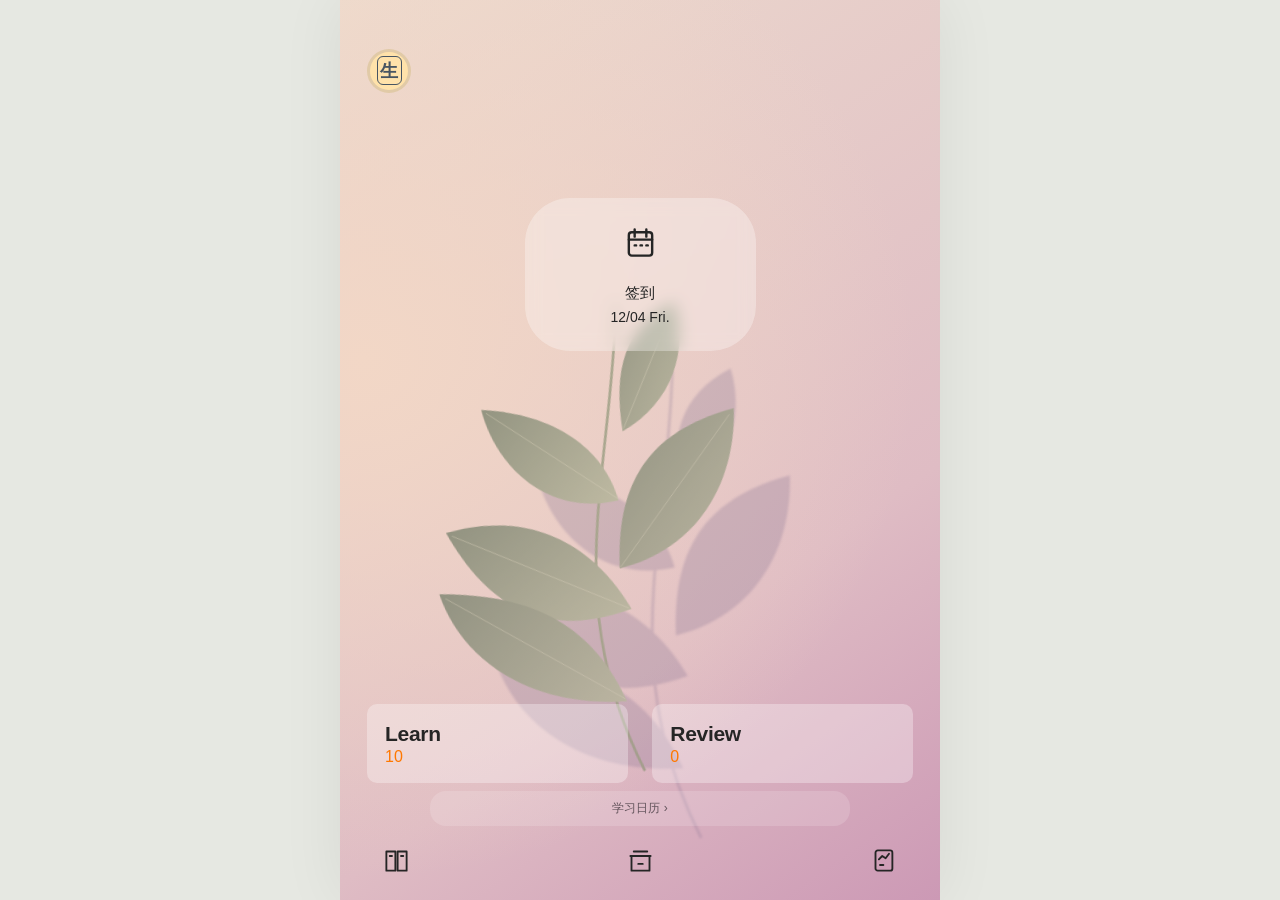
<file: app/assets/index.html>
<!doctype html>
<html lang="zh-CN"><head><meta charset="utf-8"><meta name="viewport" content="width=device-width,initial-scale=1,viewport-fit=cover"><meta name="theme-color" content="#e7e8e2"><title>不背生物</title><link rel="stylesheet" href="style.css"></head><body><div id="app"></div><div id="toast" role="status"></div><script src="data.js"></script><script src="catalog.js"></script><script src="visuals.js"></script><script src="vendor/ts-fsrs-5.4.2.js"></script><script src="scheduler.js"></script><script src="app.js"></script><script src="enhanced.js"></script></body></html>
</file>
<file: app/assets/style.css>
:root{--ink:#282923;--muted:#85867f;--orange:#ff7900;--paper:#f8f8f5;--line:#e7e7e1;--green:#498d76}*{box-sizing:border-box}body{margin:0;background:#e6e8e2;color:var(--ink);font-family:-apple-system,BlinkMacSystemFont,'Noto Sans CJK SC','Microsoft YaHei',sans-serif;-webkit-tap-highlight-color:transparent}button,input,select{font:inherit}button{color:inherit;cursor:pointer;border:0;background:none}button:focus-visible,input:focus-visible,textarea:focus-visible{outline:2px solid var(--orange);outline-offset:4px}button:disabled{opacity:.5;cursor:default}button:active{transform:scale(.985)}#app{max-width:600px;min-height:100vh;margin:auto;background:var(--paper)}.page{min-height:100vh;padding:24px 25px 110px}.top{display:flex;align-items:center;justify-content:space-between;gap:16px;min-height:42px}.top h1{font-size:23px;margin:0;font-weight:650}.icon{width:36px;height:36px;display:inline-flex;align-items:center;justify-content:center;border-radius:50%;font-size:25px}.icon svg{width:23px;height:23px;fill:none;stroke:currentColor;stroke-width:1.65;stroke-linecap:round;stroke-linejoin:round}.small{font-size:12px;line-height:1.7;color:var(--muted)}.muted{color:var(--muted)}.row{display:flex;gap:12px;align-items:center}.between{justify-content:space-between}.spacer{flex:1}.pill{padding:6px 12px;border-radius:20px;font-size:11px;background:#f0f0ea;color:#77786d}.orange{color:var(--orange)}.hero{position:relative;min-height:calc(100svh - 285px);overflow:hidden;margin:-24px -25px 0;padding:24px 25px;background:linear-gradient(180deg,#dfe4df,#e7e9e1 55%,#ecece3);display:flex;flex-direction:column}.hero:before{content:'';position:absolute;inset:0;background:radial-gradient(ellipse at 40% 50%,#d5ddd433,transparent 60%);pointer-events:none}.hero .top,.daily,.quote{z-index:1}.brand{font-size:15px;font-weight:600;letter-spacing:3px}.avatar{background:#ffffff66;font-size:17px}.daily{margin-top:37px}.daily .date{font-size:10px;letter-spacing:2px;color:#777e74}.daily h2{font-size:45px;margin:17px 0 4px;letter-spacing:-2px;font-weight:650}.daily .en{font-size:16px;font-weight:350;letter-spacing:.5px}.daily p{max-width:240px;font-size:13px;line-height:1.85;margin-top:20px;color:#636b60}.quote{font-size:11px;color:#7e8479;margin-top:auto;padding:20px 0 25px}.leaf-art{position:absolute;right:-30px;top:100px;width:250px;height:340px;opacity:.7;pointer-events:none}.leaf-art svg{width:100%;height:100%}.home-actions{position:relative;background:#fcfcf9;padding:19px 0 4px}.book-link{padding:0 0 14px;width:100%;text-align:left;font-size:12px;display:flex;justify-content:space-between;color:#62665d}.learn-actions{display:grid;grid-template-columns:1fr 1fr;padding:10px 0 16px}.learn-actions>button{text-align:left;padding:1px 18px}.learn-actions>button:first-child{padding-left:0;border-right:1px solid #e6e6df}.learn-actions strong{display:block;font-family:Arial,sans-serif;font-size:29px;letter-spacing:-1px;font-weight:500;margin-bottom:10px}.learn-actions .numbers{font-size:24px;color:#282923;margin-right:5px}.learn-actions span{font-size:11px;color:#989b92}.learn-actions .arrow{float:right;margin-top:-35px;color:var(--orange);font-size:24px}.home-foot{display:flex;justify-content:space-between;border-top:1px solid var(--line);padding-top:15px;font-size:11px;color:#92958b}.nav{position:fixed;bottom:0;left:50%;transform:translateX(-50%);width:100%;max-width:600px;display:flex;justify-content:space-around;background:#fcfcf9ed;backdrop-filter:blur(12px);border-top:1px solid #e9e9e4;padding:12px 5px max(16px,env(safe-area-inset-bottom));z-index:5}.nav button{font-size:10px;color:#a0a198;display:flex;align-items:center;flex-direction:column;gap:5px;width:25%}.nav .icon{height:23px;width:23px}.nav button.active{color:#25271f}.nav button.active .icon{color:var(--orange)}.heading{margin:32px 0 18px}.heading h2{font-size:25px;margin:0 0 9px}.search{display:flex;align-items:center;background:#eeeee8;border-radius:10px;padding:0 12px;margin:22px 0}.search input{width:100%;padding:13px 8px;border:0;background:none;outline:none;font-size:13px}.book{display:flex;gap:20px;padding:22px 0;border-bottom:1px solid var(--line);width:100%;text-align:left;align-items:center}.cover{width:83px;height:113px;flex-shrink:0;background:var(--cover);position:relative;color:#fff;border-radius:2px 5px 5px 2px;padding:13px 10px;box-shadow:3px 4px 9px #00000012;border-left:4px solid #ffffff33;display:flex;flex-direction:column;justify-content:space-between}.cover:after{content:'';position:absolute;width:47px;height:47px;border:1px solid #ffffff30;border-radius:50%;bottom:12px;right:7px}.cover small{font-size:8px;letter-spacing:1px}.cover b{font-size:13px;line-height:1.5;font-weight:500;z-index:1}.book .info{flex:1}.info h3{font-size:18px;margin:7px 0 9px}.info .en{font-size:9px;letter-spacing:1px;color:#9b9d94}.progress{height:3px;background:#e8e8e1;margin:13px 0 9px;border-radius:4px}.progress i{display:block;height:3px;background:#939f85;border-radius:4px}.tag{font-size:10px;color:#888f7b;background:#eaede4;padding:4px 7px;border-radius:4px}.list-item{width:100%;padding:19px 0;display:flex;gap:13px;align-items:center;border-bottom:1px solid var(--line);text-align:left}.list-item b{font-size:17px;font-weight:500}.list-item .index{width:24px;color:#b1b2a8;font-size:13px}.list-item .subtitle{font-size:11px;color:#92968a;margin-top:7px}.segment{display:flex;gap:20px;border-bottom:1px solid var(--line);margin-top:22px}.segment button{padding:12px 1px;font-size:13px;color:#9b9c94}.segment button.selected{color:var(--ink);border-bottom:2px solid var(--orange)}.empty{text-align:center;padding:75px 10px}.empty .symbol{font-size:42px;color:#b8c1ad}.empty h3{font-size:18px;font-weight:500}.empty p{font-size:13px;color:#999c91;line-height:1.9}.primary{background:var(--orange);color:white;border-radius:8px;padding:15px 24px;font-size:15px;min-height:48px}.secondary{background:#eeeee7;border-radius:8px;padding:15px 24px;font-size:15px}.wide{width:100%}.study{min-height:100vh;padding:21px 24px 115px;background:radial-gradient(ellipse at 100% 30%,#e4c8b03b,transparent 60%),linear-gradient(160deg,#ecece5,#e6ddd3 50%,#dce3df);position:relative}.study .top .small{color:#8b8d83}.study-heading{margin:44px 8px 30px}.study-heading h1{font-size:39px;letter-spacing:-1px;margin:0 0 14px;line-height:1.25}.study-heading .en{font-size:17px;color:#7c7e75;font-weight:350}.study-heading .tagline{font-size:12px;color:#8a8c80;margin-top:20px}.study-box{background:#ffffff50;border-radius:14px;padding:21px 19px;margin:13px 0;line-height:1.9;font-size:16px}.study-box label{display:block;font-size:10px;color:#99998e;letter-spacing:1px;margin-bottom:10px}.study-box p{margin:0;font-size:15px;line-height:1.95}.study-box .underlined{border-bottom:1px dashed #b6ad9c;padding-bottom:2px}.study-bottom{position:fixed;left:50%;transform:translateX(-50%);bottom:0;width:100%;max-width:600px;background:#e5e6ddf5;padding:17px 24px max(24px,env(safe-area-inset-bottom));display:flex;gap:13px;z-index:6}.study-bottom button{flex:1}.reveal{margin-top:80px;text-align:center}.reveal p{font-size:13px;color:#9b9c90}.options{display:flex;flex-direction:column;gap:12px}.option{padding:17px 15px;text-align:left;line-height:1.6;font-size:14px;background:#ffffff66;border:1px solid #ffffff55;border-radius:10px;display:flex;gap:13px;min-height:58px}.option .letter{color:#999b8f}.option.correct{border-color:#78a28a;background:#e0ecdf}.option.wrong{border-color:#d59a85;background:#f0ded5}.feedback{padding:20px 4px 0;font-size:14px;line-height:1.9}.feedback b{color:#468266}.feedback.error b{color:#b7674e}.quiz-title{font-size:20px;line-height:1.75;font-weight:550;margin:30px 0 25px}.quiz-tag{font-size:11px;letter-spacing:1px;color:#969788;margin-top:40px}.stats-grid{display:grid;grid-template-columns:repeat(3,1fr);padding:27px 0;margin:14px 0;border-bottom:1px solid var(--line)}.stats-grid strong{font-family:Arial,sans-serif;font-size:31px;font-weight:400;display:block;margin-bottom:8px}.stats-grid span{font-size:11px;color:#92978a}.calendar{display:grid;grid-template-columns:repeat(7,1fr);gap:6px;margin:20px 0}.day{height:41px;border-radius:5px;background:#eeeeea;text-align:center;line-height:41px;font-size:11px;color:#a3a69b}.day.done{background:#9baf8b;color:#fff}.day.today{outline:1px solid #ff9a49}.setting{display:flex;justify-content:space-between;align-items:center;padding:20px 0;border-bottom:1px solid var(--line);font-size:14px}.setting select{border:0;background:#efefe9;border-radius:5px;padding:7px;color:#777e6c}.note{width:100%;min-height:110px;background:#ffffff70;border:1px solid #fff;border-radius:10px;padding:14px;font:inherit;font-size:14px;line-height:1.8;resize:vertical}.finish{text-align:center;padding-top:65px}.finish h1{font-size:30px}.finish .circle{height:86px;width:86px;line-height:86px;font-size:37px;border-radius:50%;background:#e9eee1;color:#82966e;margin:0 auto 30px}.finish p{font-size:13px;line-height:1.9;color:#969a8c}.finish .stats-grid{text-align:center;margin-bottom:35px}.source{font-size:11px;line-height:1.85;color:#989d90;margin:30px 0}.source a{color:#708363}#toast{position:fixed;bottom:115px;left:50%;transform:translateX(-50%);padding:12px 19px;background:#33392eee;color:#fff;border-radius:8px;font-size:13px;display:none;z-index:50;max-width:90%;white-space:nowrap}.detail-actions{display:flex;gap:12px;margin-top:20px}.detail-actions button{flex:1}.modal-backdrop{position:fixed;inset:0;z-index:20;background:#0005;display:flex;align-items:flex-end;justify-content:center}.sheet{width:100%;max-width:600px;background:#fafaf6;border-radius:20px 20px 0 0;padding:25px;max-height:80vh;overflow:auto}.sheet h3{margin:5px 0 20px}.mode-row{display:flex;gap:13px}.mode-row button{border:2px solid #e6e6df;border-radius:9px;padding:20px 13px;flex:1;text-align:left}.mode-row button.active{border-color:var(--orange)}.mode-row b{display:block;margin:12px 0}.mode-row p{font-size:12px;color:#969b8d;line-height:1.7}.bar-chart{height:100px;display:flex;gap:10px;align-items:end;justify-content:space-around;margin:30px 0}.bar-chart>div{text-align:center;flex:1;font-size:10px;color:#969b8d}.bar-chart i{display:block;background:#a2b392;border-radius:4px 4px 0 0;max-width:28px;margin:0 auto 9px;min-height:2px}.welcome{padding:25px 0}.welcome h2{font-size:26px;font-weight:500;margin-bottom:8px}.block-title{font-size:16px;margin:28px 0 12px}.hint{padding:13px;background:#f0f0e8;border-radius:8px;font-size:12px;color:#8a907f;line-height:1.8}.skeleton-art{width:95px;height:95px;position:relative}.counter{font-size:13px;color:#888f7a}.search-results{padding-bottom:20px}@media(min-width:650px){#app{box-shadow:0 0 60px #0001}.hero{min-height:560px}.page{min-height:900px}.study{min-height:100vh}.study-heading{margin-top:60px}.daily h2{font-size:51px}.daily{margin-top:50px}}@media(prefers-reduced-motion:reduce){*{animation:none!important;scroll-behavior:auto!important}}
/* Measured against the connected phone's current app UI. */
.original-home{height:100svh;min-height:600px;position:relative;overflow:hidden;background:radial-gradient(ellipse at 4% 40%,#f2d7c6 0,transparent 68%),linear-gradient(145deg,#eddbce,#dfbcc4 67%,#cc99b5);color:#252525}.profile-bubble{position:absolute;left:4.5%;top:5.4%;height:54px;width:54px;border-radius:50%;border:3px solid #bbaca370;background:#ffe2aa;display:grid;place-items:center;font-family:serif;font-weight:700;font-size:24px;color:#485562;z-index:2}.profile-bubble span{display:grid;place-items:center;border:1.8px solid #485562;border-radius:6px;width:29px;height:34px;font-size:20px}.botanical-wallpaper{position:absolute;left:4%;top:33%;width:76%;height:54%;opacity:.6;transform:rotate(-9deg);filter:drop-shadow(45px 75px 1px #85729277)}.botanical-wallpaper svg{width:100%;height:100%}.checkin-card{position:absolute;top:22%;left:30.75%;width:38.5%;height:17%;border-radius:36px;background:#ffffff4f;backdrop-filter:blur(8px);display:flex;flex-direction:column;align-items:center;justify-content:center;gap:6px}.checkin-card .calendar-icon{margin-bottom:14px}.checkin-card .icon,.checkin-card svg{width:27px;height:27px}.checkin-card b{font-size:18px;font-weight:500}.checkin-card>span:last-child{font-size:17px}.home-learn-pair{position:absolute;bottom:13%;left:4.5%;right:4.5%;height:8.8%;display:flex;gap:4.5%}.home-learn-pair button{width:50%;background:#ffffff4f;border-radius:10px;text-align:left;padding:12px 18px;display:flex;flex-direction:column;justify-content:center}.home-learn-pair strong{font-family:Arial,sans-serif;font-size:25px;font-weight:600;letter-spacing:-.3px;line-height:1.2}.home-learn-pair span{font-family:Arial,sans-serif;font-size:19px;color:#ff7800;margin-top:2px}.home-nav{position:absolute;bottom:2.8%;left:7%;right:7%;display:flex;align-items:center;justify-content:space-between}.home-nav button{padding:0;width:28px;height:28px}.home-nav .icon,.home-nav svg{width:27px;height:27px}.original-content{background:#f5f5f5;padding:45px 18px 35px}.top h1{position:absolute;left:50%;transform:translateX(-50%);font-size:18px;font-weight:500;white-space:nowrap}.top{position:relative}.top>.small{display:none}.top>.spacer{display:none}.top>button{padding:0}.original-content .top{margin:10px 0 40px}.original-content .top .icon{transform:rotate(-90deg)}.content-carousel{display:flex;gap:18px;overflow-x:auto;scrollbar-width:none;margin:0 -18px 27px;padding:0 18px 5px}.practice-panel{width:265px;flex-shrink:0;border-radius:15px;background:linear-gradient(#ffeedb,#f9ddce);padding:14px 17px 18px;box-shadow:0 8px 13px #0002;min-height:165px;border:1px solid #fff9}.practice-panel>b{display:block;font-size:18px;color:#ffb76a;margin-bottom:12px}.practice-panel>div{display:flex;gap:9px}.practice-panel button{position:relative;flex:1;background:#ffffffbd;border:1px solid #fff8;border-radius:10px;padding:12px 13px 45px;text-align:left;font-size:17px;font-weight:550}.practice-panel small{font-size:13px;color:#999;font-weight:400;display:block;margin-top:4px}.practice-panel button>span{position:absolute;bottom:11px;right:11px;border-radius:50%;background:#f9d7b0;color:#fff;display:grid;place-items:center;width:23px;height:23px;font-size:11px}.practice-panel.cyan{background:linear-gradient(#d9ffff,#bfeaf1);width:230px}.practice-panel.cyan>b{color:#53d1e5}.practice-panel.cyan button>span{background:#c0e7ed}.content-group{border-radius:14px;background:#fff;margin-bottom:18px;overflow:hidden}.content-item{padding:17px 18px;display:flex;align-items:center;gap:10px;min-height:73px;width:100%;text-align:left}.content-item b{font-size:17px;font-weight:500;white-space:nowrap}.content-item small{font-size:13px;color:#999;white-space:nowrap}.content-icon{width:38px;height:38px;border-radius:10px;display:flex;align-items:center;justify-content:center}.content-icon .icon,.content-icon svg{width:25px;height:25px}.content-icon.green{color:#26bea7;background:#edfaf6}.content-icon.yellow{color:#f7b52e;background:#fffaec}.content-icon.blue{color:#619aff;background:#f1f6ff}.chevron{font-size:26px;color:#888;margin-left:0;line-height:1}.profile-intro{display:flex;flex-direction:column;align-items:center;gap:15px;margin:0 0 35px}.profile-bubble.inline{position:static;height:70px;width:70px}.profile-intro small{color:#aaa;font-size:12px}.study{padding-top:35px}.study-heading{margin-top:48px}.study-box{background:#ffffff40}.study-bottom{background:#e2dcd56b;backdrop-filter:blur(8px)}.primary{background:#ff7900}.page:not(.original-content){padding-top:40px}.page:not(.original-content)>.top{margin-bottom:28px}
@media(min-width:650px){.original-home{height:100vh;min-height:800px}.profile-bubble{height:66px;width:66px}.checkin-card{border-radius:45px}.checkin-card b{font-size:24px}.checkin-card>span:last-child{font-size:23px}.checkin-card .icon,.checkin-card svg{width:35px;height:35px}.home-learn-pair strong{font-size:32px}.home-learn-pair span{font-size:25px}}
.original-home .profile-bubble{width:44px;height:44px}.original-home .profile-bubble span{width:25px;height:29px;font-size:18px}.checkin-card b{font-size:15px}.checkin-card>span:last-child{font-size:14px}.home-learn-pair strong{font-size:21px}.home-learn-pair span{font-size:16px}.study{background:linear-gradient(135deg,#f1dfd2,#e7c7c9 57%,#d4b0c4)}.study .top>.small{display:inline}.study .top>.spacer{display:block;flex:1}.quiz-tag{font-size:11px;color:#95898a}.option{border:0;border-radius:9px;background:#ffffff50;padding:20px 16px;min-height:76px}.option .letter{font-size:12px;color:#9c9090}.study .study-box{background:#ffffff45}.study-bottom{background:#dec0ca65}.study-heading h1{font-size:34px}.study-heading .en{font-size:15px}.study-box p{font-size:14px}.original-content .top>.spacer{display:block;flex:1}

.text-next{font-size:17px;padding:10px;background:none;position:relative}.text-next:after{content:"";display:block;width:13px;height:4px;background:#ee3a40;border-radius:4px;margin:7px auto 0}.study-bottom:has(.text-next){background:none;backdrop-filter:none}
.dashboard .top{justify-content:space-between;gap:0;margin-bottom:50px}.dashboard .top>.icon{width:25px;height:25px}.dashboard-tabs{display:flex;border-radius:30px;background:#eaeaea;padding:2px;position:absolute;left:50%;transform:translateX(-50%);white-space:nowrap}.dashboard-tabs button{padding:8px 17px;border-radius:28px;font-size:16px;color:#777;font-weight:500}.dashboard-tabs button.active{background:#fff;color:#222}.dashboard-label{font-size:17px;margin:40px 18px 14px}.dashboard-label:first-of-type{margin-top:10px}.orange-chip{font-size:12px;color:#ff7900;background:#f8e5d7;padding:7px 13px;border-radius:25px}.offline-card{display:flex;gap:20px;align-items:center;width:100%;padding:20px;border-radius:18px;background:radial-gradient(#e4e4e4 1px,transparent 1px) 0 0/6px 6px,#fff;text-align:left}.offline-card b{display:block;font-size:17px;font-weight:500}.offline-card small{display:block;color:#aaa;font-size:11px;margin-top:4px;letter-spacing:1px}.mini-device{display:flex;flex-direction:column;background:#f2f4f4;border:1px solid #ddd;padding:6px;width:66px;flex-shrink:0;box-shadow:2px 3px 6px #0001}.mini-device>span{background:#d6dcdf;height:34px;display:grid;place-items:center;font-size:20px;color:#636f70}.mini-device i{font-size:9px;text-align:center;font-style:normal;color:#aaa;padding-top:4px}.plan-card{background:#fff;border-radius:15px;padding:18px 18px 0}.plan-covers{display:flex;gap:27px}.cover.large{width:100px;height:138px}.cover.large b{font-size:17px}.cover.large small{font-size:10px}.companion{display:flex;flex-direction:column;gap:9px;align-items:start;font-size:11px}.companion>button{border:1px solid #ddd;width:81px;height:110px;border-radius:5px;color:#aaa;font-size:32px}.plan-collection{font-size:17px;text-align:left;padding:18px 0}.plan-collection>span{font-size:16px}.plan-card .progress{height:9px;border-radius:7px;background:#f3f3f3;margin:6px 0 9px}.plan-card .progress i{height:9px;border-radius:7px;background:#ff7900}.plan-daily{border-top:1px solid #f2f2f2;margin:13px -18px 0;padding:22px 18px;font-size:15px}.plan-daily>b{font-weight:500}.overview-card{background:#fff;border-radius:15px;padding:18px}.overview-card>button{font-size:16px;text-align:left;padding:0}.overview-card>button b{font-weight:500}.overview-grid{display:grid;grid-template-columns:1fr 1fr;gap:25px;margin-top:22px}.overview-grid label{font-size:12px}.overview-grid strong{display:block;margin:12px 0 0 24px;font-size:29px;font-weight:600}.overview-grid strong small{font-weight:400;font-size:11px;color:#aaa}.dashboard .setting{padding:20px 18px}
.original-content{padding:30px 16px 35px}.original-content .top{margin:10px 0 30px}.original-content .top .icon{transform:rotate(90deg)}.original-content .top h1{font-size:16px}.content-carousel{margin:0 -16px 20px;padding:0 16px 5px;gap:16px}.practice-panel{width:233px;min-height:147px;padding:12px 16px 16px}.practice-panel>b{font-size:16px;margin-bottom:10px}.practice-panel button{font-size:15px;padding:11px 12px 35px}.practice-panel small{font-size:11px}.practice-panel button>span{width:21px;height:21px}.content-item{padding:15px 16px;min-height:64px}.content-item b{font-size:15px}.content-item small{font-size:11px}.content-icon{width:34px;height:34px}.content-icon .icon,.content-icon svg{width:23px;height:23px}.content-group{margin-bottom:16px}.practice-panel.cyan{width:210px}.dashboard .top{margin-bottom:40px}.dashboard-tabs button{padding:8px 15px;font-size:15px}
.original-content .top>button.icon{transform:none}.original-content .top>button .icon{transform:none}.original-content .top>button:first-child .icon{transform:rotate(-90deg)}
/* v0.2 functional screens, using the same grouped rows and translucent study cards. */
:root{--study-scale:1}.home-resume{position:absolute;left:15%;right:15%;bottom:8.2%;text-align:center;font-size:12px;color:#63545c;padding:9px;border-radius:16px;background:#ffffff26}.spaced{margin-top:16px}.center{text-align:center}.help-text{padding:20px;line-height:1.9;font-size:14px}.help-text h3{font-size:16px;margin-top:24px}.help-text h3:first-child{margin-top:0}.content-group>.setting{padding:23px 18px;border-color:#f4f4f4}.book-tabs{gap:22px;overflow-x:auto;white-space:nowrap;margin-bottom:12px}.book .info{min-width:0}.book .info h3{font-size:17px}.chapter-cover{border:0;margin-bottom:18px;padding-top:5px}.range-hint{margin:18px 2px}.chapter-section{background:#fff;border-radius:12px;margin:14px 0;overflow:hidden}.chapter-section summary{padding:20px 15px;font-size:15px;font-weight:550;cursor:pointer;line-height:1.7}.chapter-section summary small{float:right;color:#999;font-weight:400;margin-left:10px}.chapter-section .list-item{padding:16px 14px}.chapter-section .list-item b{font-size:15px}.range-check{display:flex;gap:8px;align-items:center;color:#8d8d8d;font-size:12px;margin:0 14px 5px;padding:10px;background:#f6f6f6;border-radius:7px}.range-check input{accent-color:#ff7900;width:18px;height:18px}.study-tools{display:flex;justify-content:flex-end;gap:12px;margin:9px 0;color:#796e72;font-size:11px}.study-tools button{padding:7px 10px;border-radius:15px;background:#ffffff38}.study .top{gap:7px}.study .top button{min-width:32px}.study .study-box p,.type-preview p{font-size:calc(14px * var(--study-scale))}.study .quiz-title{font-size:calc(20px * var(--study-scale))}.study .option{font-size:calc(14px * var(--study-scale));opacity:1}.study .option:disabled:not(.correct):not(.wrong){opacity:.7}.understand-link{display:block;color:#885b50;padding:12px 0;font-size:13px}.detail-tools{display:flex;gap:12px;margin:18px 0}.detail-tools>*{flex:1;font-size:13px;padding:13px 8px}.group-results{margin:25px 0}.group-results>div{display:flex;justify-content:space-between;padding:12px 0;font-size:14px;border-bottom:1px solid #eee}.green-text{color:#438873}.topic-tile{display:block;width:100%;text-align:left;background:linear-gradient(120deg,#e7eee7,#f5f1e9);padding:24px;border-radius:15px;margin:16px 0}.topic-tile:nth-of-type(even){background:linear-gradient(120deg,#ece2df,#f6efdf)}.topic-tile small{letter-spacing:2px;color:#999;font-size:10px}.topic-tile h2{font-size:24px;margin:15px 0 6px;font-weight:500}.topic-tile p{font-size:13px;color:#7f847d}.topic-tile>span{display:block;margin-top:22px;font-size:11px;color:#777}.folder-row{display:flex;align-items:center}.folder-row .list-item{min-width:0}.folder-row>button:last-child{font-size:11px;color:#b68570;white-space:nowrap;padding:14px 8px}.text-input{width:100%;font-size:16px;border:1px solid #ddd;border-radius:9px;padding:14px;background:#fafafa}.month-header{display:flex;align-items:center;justify-content:space-between}.month-header h2{font-size:20px;font-weight:500}.month-header button{font-size:29px;padding:12px}.month-grid .weekday{text-align:center;font-size:12px;color:#aaa;padding:10px}.month-grid .day{position:relative;border:0;height:44px;line-height:44px}.month-grid .day.selected{box-shadow:inset 0 0 0 2px #e6a16b}.month-grid .day.checked:after{content:'';width:4px;height:4px;background:#ff7900;position:absolute;bottom:4px;left:calc(50% - 2px);border-radius:50%}.metric-row{position:relative;padding:24px 18px;border-bottom:1px solid #f4f4f4}.metric-row b{font-size:14px;font-weight:500}.metric-row strong{float:right;font-size:22px;font-weight:500}.metric-row small{display:block;margin-top:9px;font-size:11px;color:#999}.week-chart{height:170px;display:flex;align-items:flex-end;justify-content:space-between;margin:24px 0}.week-chart>div{display:flex;flex-direction:column;align-items:center;gap:8px;width:12%;font-size:11px;color:#8d958c}.week-chart i{display:block;background:#a6bca1;border-radius:5px 5px 0 0;width:22px;min-height:2px}.week-chart small{font-size:10px}.theme-grid{display:grid;grid-template-columns:repeat(3,1fr);gap:12px;margin:22px 0}.theme-tile{height:190px;overflow:hidden;position:relative;border-radius:12px;padding:8px;display:flex;flex-direction:column;align-items:center;justify-content:flex-end;border:2px solid transparent}.theme-tile svg{position:absolute;top:3px;width:85px;height:135px;opacity:.5}.theme-tile b{font-size:13px;font-weight:500;z-index:1}.theme-tile small{font-size:10px;margin-top:7px;color:#666;z-index:1}.theme-tile.selected{border-color:#ff7900}.theme-tile.rose{background:linear-gradient(#efdccf,#d3aac0)}.theme-tile.sage{background:linear-gradient(#e3e8d4,#9db8ab)}.theme-tile.sand{background:linear-gradient(#f1e4cc,#d6bd9b)}body[data-theme=sage] .original-home,body[data-theme=sage] .study{background:linear-gradient(135deg,#e7ead9,#c4d5bf 55%,#96b2a7)}body[data-theme=sand] .original-home,body[data-theme=sand] .study{background:linear-gradient(135deg,#f1e5cf,#e5cfae 55%,#c8af99)}.about-logo{width:76px;height:76px;margin:35px auto 22px;background:#acc1a4;color:#fff;border-radius:23px;display:grid;place-items:center;font-size:34px}.sheet{max-height:85svh;overflow-y:auto}.original-content .top>button:first-child .icon{transform:none}.study-heading{overflow-wrap:anywhere}.study .top>.small{white-space:nowrap}.content-item b{white-space:normal}.list-item .small{flex-shrink:0}.list-item .spacer{min-width:0}.study-bottom{padding-bottom:max(24px,env(safe-area-inset-bottom))}.page.original-content .stats-grid strong{font-size:28px}
.study-bottom.answered:has(.text-next){background:#ecd2d3ed;backdrop-filter:blur(14px);border-top:1px solid #ffffff45}body[data-theme=sage] .study-bottom.answered{background:#c7d8c7ed}body[data-theme=sand] .study-bottom.answered{background:#e5d0b5ed}.study .option.wrong{background:#edbfb77a;box-shadow:inset 0 0 0 1px #bd786a}.study .option.correct{box-shadow:inset 0 0 0 1px #81a990}.cover.large b{font-size:15px;word-break:keep-all;overflow-wrap:anywhere}.chapter-cover .cover{width:112px;height:149px}
.question-material{margin:0 0 22px;padding:15px 16px;background:#ffffff55;border-radius:12px}.question-material figcaption{color:#7c7773;font-size:11px;margin-bottom:12px}.question-material table{width:100%;border-collapse:collapse;font-size:12px;text-align:left}.question-material th{font-weight:500;color:#86766e}.question-material td,.question-material th{padding:9px 5px;border-bottom:1px solid #ffffff70}.question-material tbody tr:last-child td{border:0}.flow-material{display:flex;align-items:center;justify-content:center;gap:8px;padding:12px 0}.flow-material .node{background:#ffffff60;border:1px solid #ffffff99;border-radius:8px;padding:11px 10px;font-size:13px}.flow-material .arrow{color:#a08b7f}.question-material>small{font-size:10px;color:#8e8178;display:block;text-align:center}
</file>
